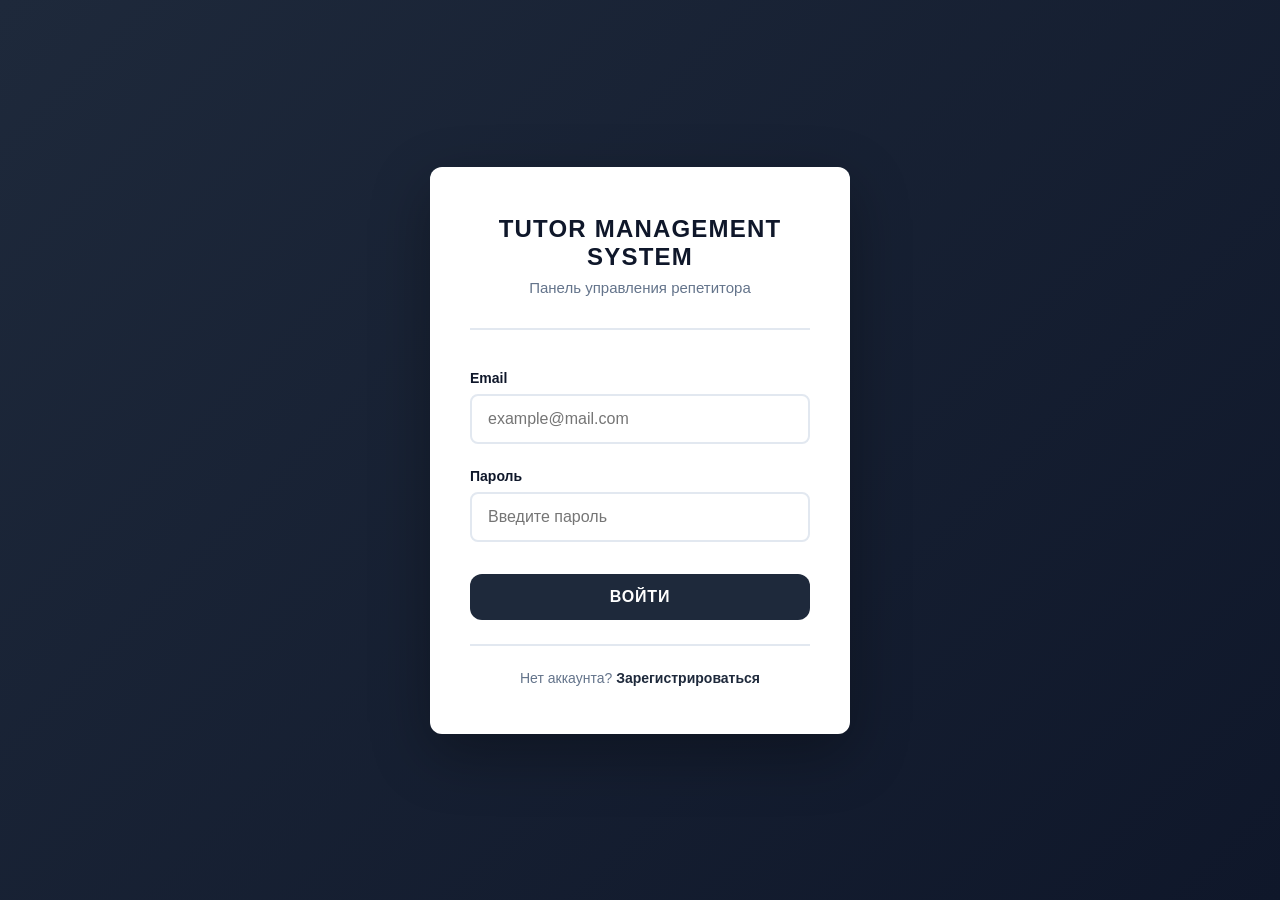
<file: templates/login.html>
<!DOCTYPE html>
<html lang="ru">
<head>
    <meta charset="UTF-8">
    <meta name="viewport" content="width=device-width, initial-scale=1.0">
    <title>Вход - Tutor System</title>
    <style>
        * {
            margin: 0;
            padding: 0;
            box-sizing: border-box;
        }

        body {
            font-family: -apple-system, BlinkMacSystemFont, 'Segoe UI', Roboto, sans-serif;
            background: linear-gradient(135deg, #1e293b 0%, #0f172a 100%);
            min-height: 100vh;
            display: flex;
            align-items: center;
            justify-content: center;
            padding: 2rem;
        }

        .login-container {
            background: white;
            border-radius: 0.75rem;
            box-shadow: 0 20px 60px rgba(0, 0, 0, 0.3);
            width: 100%;
            max-width: 420px;
            padding: 3rem 2.5rem;
        }

        .login-header {
            text-align: center;
            margin-bottom: 2.5rem;
            padding-bottom: 2rem;
            border-bottom: 2px solid #e2e8f0;
        }

        .login-title {
            font-size: 1.5rem;
            font-weight: 700;
            color: #0f172a;
            margin-bottom: 0.5rem;
            text-transform: uppercase;
            letter-spacing: 0.05em;
        }

        .login-subtitle {
            color: #64748b;
            font-size: 0.9375rem;
        }

        .login-form {
            display: flex;
            flex-direction: column;
            gap: 1.5rem;
        }

        .form-group {
            display: flex;
            flex-direction: column;
            gap: 0.5rem;
        }

        .form-label {
            font-weight: 600;
            color: #0f172a;
            font-size: 0.875rem;
        }

        .form-input {
            padding: 0.875rem 1rem;
            border: 2px solid #e2e8f0;
            border-radius: 0.5rem;
            font-size: 1rem;
            transition: all 0.2s;
            background: white;
        }

        .form-input:focus {
            outline: none;
            border-color: #1e293b;
            box-shadow: 0 0 0 3px rgba(30, 41, 59, 0.1);
        }

        .btn-login {
            padding: 0.875rem;
            background: #1e293b;
            color: white;
            border: none;
            border-radius: 0.75rem;
            font-weight: 700;
            font-size: 1rem;
            cursor: pointer;
            transition: all 0.2s;
            margin-top: 0.5rem;
            text-transform: uppercase;
            letter-spacing: 0.05em;
        }

        .btn-login:hover {
            background: #0f172a;
            box-shadow: 0 4px 12px rgba(30, 41, 59, 0.3);
        }

        .btn-login:active {
            transform: translateY(0);
        }

        .error-message {
            background: #fee2e2;
            color: #991b1b;
            padding: 0.875rem 1rem;
            border-radius: 0.5rem;
            font-size: 0.875rem;
            border-left: 4px solid #dc2626;
            display: none;
        }

        .error-message.show {
            display: block;
        }

        .register-link {
            text-align: center;
            margin-top: 1.5rem;
            padding-top: 1.5rem;
            border-top: 2px solid #e2e8f0;
            color: #64748b;
            font-size: 0.875rem;
        }

        .register-link a {
            color: #1e293b;
            font-weight: 600;
            text-decoration: none;
            transition: color 0.2s;
        }

        .register-link a:hover {
            color: #0f172a;
            text-decoration: underline;
        }
    </style>
</head>
<body>
    <div class="login-container">
        <div class="login-header">
            <h1 class="login-title">Tutor Management System</h1>
            <p class="login-subtitle">Панель управления репетитора</p>
        </div>

        <div id="errorMessage" class="error-message"></div>

        <form id="loginForm" class="login-form">
            <div class="form-group">
                <label class="form-label">Email</label>
                <input 
                    type="email" 
                    id="email" 
                    class="form-input" 
                    placeholder="example@mail.com"
                    required
                    autocomplete="email"
                >
            </div>

            <div class="form-group">
                <label class="form-label">Пароль</label>
                <input 
                    type="password" 
                    id="password" 
                    class="form-input" 
                    placeholder="Введите пароль"
                    required
                    autocomplete="current-password"
                >
            </div>

            <button type="submit" class="btn-login">
                Войти
            </button>
        </form>

        <div class="register-link">
            Нет аккаунта? <a href="/register">Зарегистрироваться</a>
        </div>
    </div>

    <script>
        const form = document.getElementById('loginForm');
        const errorMessage = document.getElementById('errorMessage');

        form.addEventListener('submit', async (e) => {
            e.preventDefault();
            
            const email = document.getElementById('email').value.trim();
            const password = document.getElementById('password').value;
            
            try {
                const response = await fetch('/api/auth/login', {
                    method: 'POST',
                    headers: {
                        'Content-Type': 'application/json'
                    },
                    body: JSON.stringify({ email, password })
                });

                const data = await response.json();

                if (response.ok) {
                    localStorage.setItem('auth_token', data.token);
                    window.location.href = '/';
                } else {
                    showError(data.detail || 'Неверный email или пароль');
                }
            } catch (error) {
                showError('Ошибка подключения к серверу');
            }
        });

        function showError(message) {
            errorMessage.textContent = message;
            errorMessage.classList.add('show');
            
            setTimeout(() => {
                errorMessage.classList.remove('show');
            }, 3000);
        }
    </script>
</body>
</html>
</file>
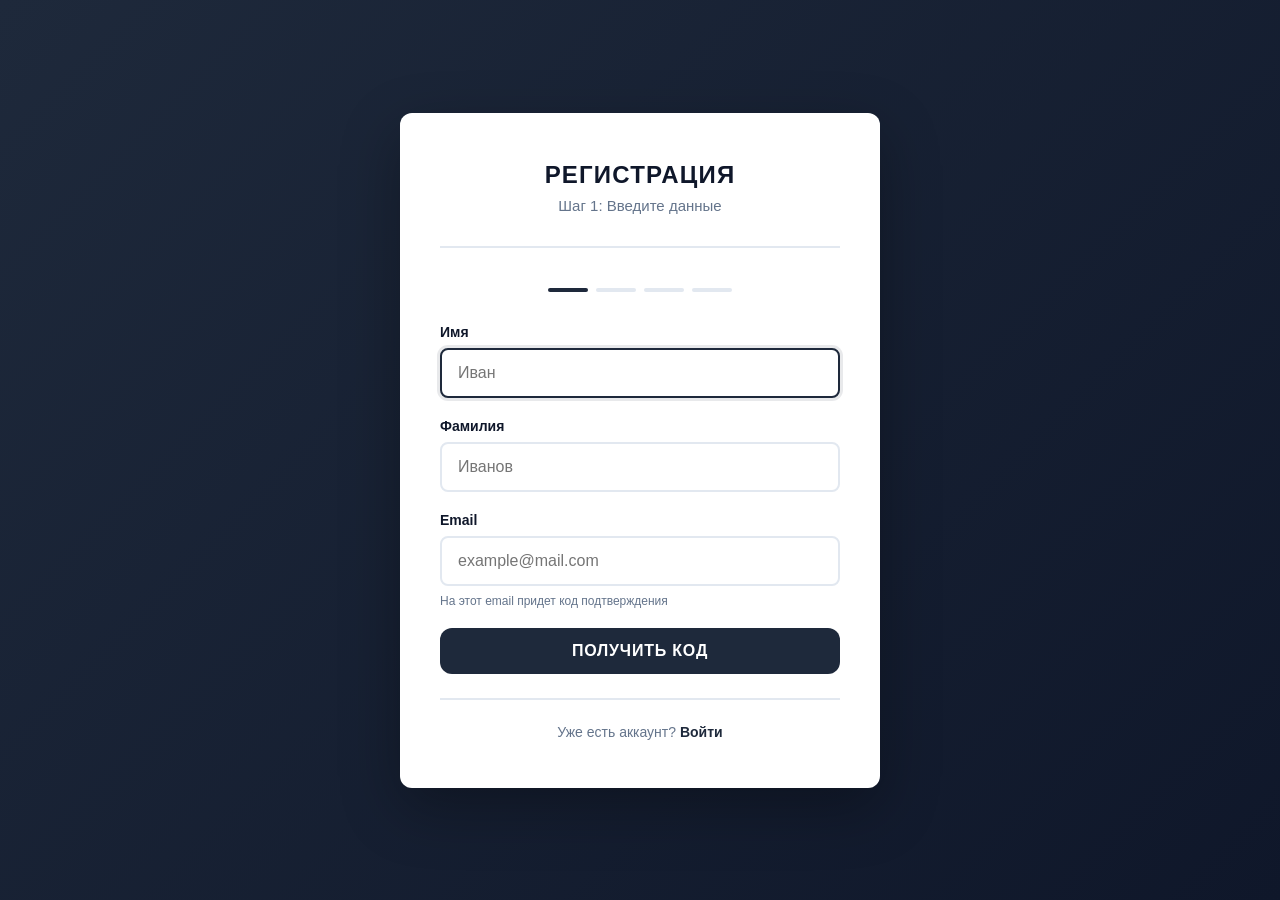
<file: templates/register.html>
<!DOCTYPE html>
<html lang="ru">
<head>
    <meta charset="UTF-8">
    <meta name="viewport" content="width=device-width, initial-scale=1.0">
    <title>Регистрация - Tutor System</title>
    <style>
        * {
            margin: 0;
            padding: 0;
            box-sizing: border-box;
        }

        body {
            font-family: -apple-system, BlinkMacSystemFont, 'Segoe UI', Roboto, sans-serif;
            background: linear-gradient(135deg, #1e293b 0%, #0f172a 100%);
            min-height: 100vh;
            display: flex;
            align-items: center;
            justify-content: center;
            padding: 2rem;
        }

        .register-container {
            background: white;
            border-radius: 0.75rem;
            box-shadow: 0 20px 60px rgba(0, 0, 0, 0.3);
            width: 100%;
            max-width: 480px;
            padding: 3rem 2.5rem;
        }

        .register-header {
            text-align: center;
            margin-bottom: 2.5rem;
            padding-bottom: 2rem;
            border-bottom: 2px solid #e2e8f0;
        }

        .register-title {
            font-size: 1.5rem;
            font-weight: 700;
            color: #0f172a;
            margin-bottom: 0.5rem;
            text-transform: uppercase;
            letter-spacing: 0.05em;
        }

        .register-subtitle {
            color: #64748b;
            font-size: 0.9375rem;
        }

        .step-indicator {
            display: flex;
            justify-content: center;
            gap: 0.5rem;
            margin-bottom: 2rem;
        }

        .step {
            width: 2.5rem;
            height: 0.25rem;
            background: #e2e8f0;
            border-radius: 0.125rem;
            transition: background 0.3s;
        }

        .step.active {
            background: #1e293b;
        }

        .register-form {
            display: flex;
            flex-direction: column;
            gap: 1.25rem;
        }

        .form-step {
            display: none;
        }

        .form-step.active {
            display: flex;
            flex-direction: column;
            gap: 1.25rem;
        }

        .form-group {
            display: flex;
            flex-direction: column;
            gap: 0.5rem;
        }

        .form-label {
            font-weight: 600;
            color: #0f172a;
            font-size: 0.875rem;
        }

        .form-input {
            padding: 0.875rem 1rem;
            border: 2px solid #e2e8f0;
            border-radius: 0.5rem;
            font-size: 1rem;
            transition: all 0.2s;
            background: white;
        }

        .form-input:focus {
            outline: none;
            border-color: #1e293b;
            box-shadow: 0 0 0 3px rgba(30, 41, 59, 0.1);
        }

        .form-hint {
            font-size: 0.75rem;
            color: #64748b;
        }

        .code-input-group {
            display: flex;
            gap: 0.75rem;
            justify-content: center;
        }

        .code-digit {
            width: 3.5rem;
            height: 3.5rem;
            text-align: center;
            font-size: 1.5rem;
            font-weight: 700;
            border: 2px solid #e2e8f0;
            border-radius: 0.5rem;
            transition: all 0.2s;
        }

        .code-digit:focus {
            outline: none;
            border-color: #1e293b;
            box-shadow: 0 0 0 3px rgba(30, 41, 59, 0.1);
        }

        .btn {
            padding: 0.875rem;
            border: none;
            border-radius: 0.75rem;
            font-weight: 700;
            font-size: 1rem;
            cursor: pointer;
            transition: all 0.2s;
            text-transform: uppercase;
            letter-spacing: 0.05em;
        }

        .btn-primary {
            background: #1e293b;
            color: white;
        }

        .btn-primary:hover {
            background: #0f172a;
            box-shadow: 0 4px 12px rgba(30, 41, 59, 0.3);
        }

        .btn-primary:disabled {
            background: #94a3b8;
            cursor: not-allowed;
        }

        .btn-secondary {
            background: transparent;
            color: #1e293b;
            border: 2px solid #e2e8f0;
        }

        .btn-secondary:hover {
            background: #f8fafc;
        }

        .error-message, .success-message, .info-message {
            padding: 0.875rem 1rem;
            border-radius: 0.5rem;
            font-size: 0.875rem;
            display: none;
        }

        .error-message {
            background: #fee2e2;
            color: #991b1b;
            border-left: 4px solid #dc2626;
        }

        .success-message {
            background: #d1fae5;
            color: #065f46;
            border-left: 4px solid #10b981;
        }

        .info-message {
            background: #dbeafe;
            color: #1e40af;
            border-left: 4px solid #3b82f6;
        }

        .error-message.show, .success-message.show, .info-message.show {
            display: block;
        }

        .login-link {
            text-align: center;
            margin-top: 1.5rem;
            padding-top: 1.5rem;
            border-top: 2px solid #e2e8f0;
            color: #64748b;
            font-size: 0.875rem;
        }

        .login-link a {
            color: #1e293b;
            font-weight: 600;
            text-decoration: none;
        }

        .login-link a:hover {
            text-decoration: underline;
        }

        .resend-code {
            text-align: center;
            margin-top: 1rem;
            font-size: 0.875rem;
            color: #64748b;
        }

        .resend-link {
            color: #1e293b;
            font-weight: 600;
            cursor: pointer;
            text-decoration: none;
        }

        .resend-link:hover {
            text-decoration: underline;
        }

        .resend-link.disabled {
            color: #94a3b8;
            cursor: not-allowed;
        }

        .timer {
            color: #64748b;
            font-size: 0.875rem;
            text-align: center;
            margin-top: 0.5rem;
        }
    </style>
</head>
<body>
    <div class="register-container">
        <div class="register-header">
            <h1 class="register-title">Регистрация</h1>
            <p class="register-subtitle" id="stepSubtitle">Шаг 1: Введите данные</p>
        </div>

        <div class="step-indicator">
            <div class="step active" id="stepBar1"></div>
            <div class="step" id="stepBar2"></div>
            <div class="step" id="stepBar3"></div>
            <div class="step" id="stepBar4"></div>
        </div>

        <div id="errorMessage" class="error-message"></div>
        <div id="successMessage" class="success-message"></div>
        <div id="infoMessage" class="info-message"></div>

        <form id="registerForm" class="register-form">
            <!-- Шаг 1: Ввод данных -->
            <div class="form-step active" id="step1">
                <div class="form-group">
                    <label class="form-label">Имя</label>
                    <input 
                        type="text" 
                        id="name" 
                        class="form-input" 
                        placeholder="Иван"
                        required
                    >
                </div>

                <div class="form-group">
                    <label class="form-label">Фамилия</label>
                    <input 
                        type="text" 
                        id="surname" 
                        class="form-input" 
                        placeholder="Иванов"
                        required
                    >
                </div>

                <div class="form-group">
                    <label class="form-label">Email</label>
                    <input 
                        type="email" 
                        id="email" 
                        class="form-input" 
                        placeholder="example@mail.com"
                        required
                    >
                    <span class="form-hint">На этот email придет код подтверждения</span>
                </div>

                <button type="button" class="btn btn-primary" id="sendCodeBtn">
                    Получить код
                </button>
            </div>

            <!-- Шаг 2: Ввод кода -->
            <div class="form-step" id="step2">
                <div class="form-group">
                    <label class="form-label" style="text-align: center;">Введите код из email</label>
                    <div class="code-input-group">
                        <input type="text" maxlength="1" class="code-digit" id="code1" autocomplete="off">
                        <input type="text" maxlength="1" class="code-digit" id="code2" autocomplete="off">
                        <input type="text" maxlength="1" class="code-digit" id="code3" autocomplete="off">
                        <input type="text" maxlength="1" class="code-digit" id="code4" autocomplete="off">
                    </div>
                    <span class="form-hint" style="text-align: center;">Код отправлен на <span id="emailDisplay"></span></span>
                </div>

                <div class="resend-code">
                    <span class="resend-link" id="resendLink">Отправить код повторно</span>
                    <div class="timer" id="timer"></div>
                </div>

                <button type="button" class="btn btn-primary" id="verifyCodeBtn">
                    Продолжить
                </button>
                <button type="button" class="btn btn-secondary" id="backToStep1">
                    Назад
                </button>
            </div>

            <!-- Шаг 3: Создание пароля -->
            <div class="form-step" id="step3">
                <div class="form-group">
                    <label class="form-label">Создайте пароль</label>
                    <input 
                        type="password" 
                        id="password" 
                        class="form-input" 
                        placeholder="Минимум 6 символов"
                        required
                        minlength="6"
                    >
                </div>

                <div class="form-group">
                    <label class="form-label">Подтвердите пароль</label>
                    <input 
                        type="password" 
                        id="confirmPassword" 
                        class="form-input" 
                        placeholder="Повторите пароль"
                        required
                    >
                </div>

                <button type="button" class="btn btn-primary" id="continueToStep4">
                    Продолжить
                </button>
                <button type="button" class="btn btn-secondary" id="backToStep2">
                    Назад
                </button>
            </div>

            <!-- Шаг 4: Привязка Telegram -->
            <div class="form-step" id="step4">
                <div class="form-group">
                    <label class="form-label" style="text-align: center;">Привяжите Telegram</label>
                    <p style="text-align: center; color: #64748b; margin-bottom: 1.5rem;">
                        Для работы с системой необходимо привязать ваш Telegram аккаунт
                    </p>
                    
                    <div style="text-align: center; margin: 2rem 0;">
                        <a id="bindTelegramLinkReg" href="#" target="_blank" class="btn btn-primary" style="display: inline-block; text-decoration: none;">
                            Открыть Telegram бота
                        </a>
                    </div>
                    
                    <div id="bindingStatus" style="text-align: center; margin-top: 1.5rem; color: #64748b;">
                        Ожидание привязки...
                    </div>
                </div>

                <button type="button" class="btn btn-secondary" id="backToStep3">
                    Назад
                </button>
            </div>
        </form>

        <div class="login-link">
            Уже есть аккаунт? <a href="/login">Войти</a>
        </div>
    </div>

    <script>
        let currentStep = 1;
        let userData = {};
        let resendTimer = null;
        let resendSeconds = 0;
        let bindingCheckInterval = null;

        // Элементы
        const steps = {
            1: document.getElementById('step1'),
            2: document.getElementById('step2'),
            3: document.getElementById('step3'),
            4: document.getElementById('step4')
        };
        const stepBars = {
            1: document.getElementById('stepBar1'),
            2: document.getElementById('stepBar2'),
            3: document.getElementById('stepBar3'),
            4: document.getElementById('stepBar4')
        };
        const stepSubtitle = document.getElementById('stepSubtitle');
        const errorMessage = document.getElementById('errorMessage');
        const successMessage = document.getElementById('successMessage');
        const infoMessage = document.getElementById('infoMessage');

        // Кнопки
        const sendCodeBtn = document.getElementById('sendCodeBtn');
        const verifyCodeBtn = document.getElementById('verifyCodeBtn');
        const continueToStep4 = document.getElementById('continueToStep4');
        const backToStep1 = document.getElementById('backToStep1');
        const backToStep2 = document.getElementById('backToStep2');
        const backToStep3 = document.getElementById('backToStep3');
        const resendLink = document.getElementById('resendLink');

        // Поля кода
        const codeInputs = [
            document.getElementById('code1'),
            document.getElementById('code2'),
            document.getElementById('code3'),
            document.getElementById('code4')
        ];

        // Автофокус и переход между полями кода
        codeInputs.forEach((input, index) => {
            input.addEventListener('input', (e) => {
                if (e.target.value.length === 1 && index < 3) {
                    codeInputs[index + 1].focus();
                }
            });

            input.addEventListener('keydown', (e) => {
                if (e.key === 'Backspace' && !e.target.value && index > 0) {
                    codeInputs[index - 1].focus();
                }
            });
        });

        // Шаг 1: Отправка кода
        sendCodeBtn.addEventListener('click', async () => {
            const name = document.getElementById('name').value.trim();
            const surname = document.getElementById('surname').value.trim();
            const email = document.getElementById('email').value.trim();

            if (!name || !surname || !email) {
                showError('Заполните все поля');
                return;
            }

            sendCodeBtn.disabled = true;
            sendCodeBtn.textContent = 'Отправка...';

            try {
                const response = await fetch('/api/auth/register/send-code', {
                    method: 'POST',
                    headers: { 'Content-Type': 'application/json' },
                    body: JSON.stringify({ name: `${name} ${surname}`, email })
                });

                const data = await response.json();

                if (response.ok) {
                    userData = { name: `${name} ${surname}`, email };
                    document.getElementById('emailDisplay').textContent = email;
                    goToStep(2);
                    showInfo('Код отправлен на ваш email');
                    startResendTimer(60);
                } else {
                    showError(data.detail || 'Ошибка отправки кода');
                }
            } catch (error) {
                showError('Ошибка подключения к серверу');
            } finally {
                sendCodeBtn.disabled = false;
                sendCodeBtn.textContent = 'Получить код';
            }
        });

        // Шаг 2: Проверка кода
        verifyCodeBtn.addEventListener('click', async () => {
            const code = codeInputs.map(input => input.value).join('');

            if (code.length !== 4) {
                showError('Введите 4-значный код');
                return;
            }

            // Проверяем код на сервере
            verifyCodeBtn.disabled = true;
            verifyCodeBtn.textContent = 'Проверка...';

            try {
                const response = await fetch('/api/auth/verify-code', {
                    method: 'POST',
                    headers: { 'Content-Type': 'application/json' },
                    body: JSON.stringify({ 
                        email: userData.email, 
                        code: code 
                    })
                });

                const data = await response.json();

                if (response.ok) {
                    userData.code = code;
                    goToStep(3);
                    showInfo('Код подтвержден! Создайте пароль');
                } else {
                    showError(data.detail || 'Неверный код');
                    // Очищаем поля кода
                    codeInputs.forEach(input => input.value = '');
                    codeInputs[0].focus();
                }
            } catch (error) {
                showError('Ошибка подключения к серверу');
            } finally {
                verifyCodeBtn.disabled = false;
                verifyCodeBtn.textContent = 'Продолжить';
            }
        });

        // Шаг 3: Завершение регистрации
        continueToStep4.addEventListener('click', async () => {
            const password = document.getElementById('password').value;
            const confirmPassword = document.getElementById('confirmPassword').value;

            if (password !== confirmPassword) {
                showError('Пароли не совпадают');
                return;
            }

            if (password.length < 6) {
                showError('Пароль должен содержать минимум 6 символов');
                return;
            }

            continueToStep4.disabled = true;
            continueToStep4.textContent = 'Регистрация...';

            try {
                const response = await fetch('/api/auth/register/verify', {
                    method: 'POST',
                    headers: { 'Content-Type': 'application/json' },
                    body: JSON.stringify({
                        email: userData.email,
                        code: userData.code,
                        password: password,
                        name: userData.name
                    })
                });

                const data = await response.json();

                if (response.ok) {
                    userData.token = data.token;
                    userData.bind_token = data.bind_token;
                    
                    // Переходим к шагу 4 - привязка Telegram
                    goToStep(4);
                    showInfo('Теперь привяжите Telegram для завершения регистрации');
                    
                    // Получаем имя бота и устанавливаем ссылку
                    try {
                        const botResponse = await fetch('/api/bot-info');
                        const botData = await botResponse.json();
                        const botUsername = botData.bot_username || 'EnglishArmina_bot';
                        const bindUrl = `https://t.me/${botUsername}?start=BIND_${data.bind_token}`;
                        document.getElementById('bindTelegramLinkReg').href = bindUrl;
                    } catch (error) {
                        // Fallback если не удалось получить имя бота
                        const bindUrl = `https://t.me/EnglishArmina_bot?start=BIND_${data.bind_token}`;
                        document.getElementById('bindTelegramLinkReg').href = bindUrl;
                    }
                    
                    // Начинаем проверять привязку
                    startBindingCheck();
                } else {
                    showError(data.detail || 'Ошибка регистрации');
                    continueToStep4.disabled = false;
                    continueToStep4.textContent = 'Продолжить';
                }
            } catch (error) {
                showError('Ошибка подключения к серверу');
                continueToStep4.disabled = false;
                continueToStep4.textContent = 'Продолжить';
            }
        });

        // Повторная отправка кода
        resendLink.addEventListener('click', async () => {
            if (resendLink.classList.contains('disabled')) return;

            try {
                const response = await fetch('/api/auth/register/send-code', {
                    method: 'POST',
                    headers: { 'Content-Type': 'application/json' },
                    body: JSON.stringify({ name: userData.name, email: userData.email })
                });

                if (response.ok) {
                    showInfo('Код отправлен повторно');
                    codeInputs.forEach(input => input.value = '');
                    codeInputs[0].focus();
                    startResendTimer(60);
                } else {
                    showError('Ошибка отправки кода');
                }
            } catch (error) {
                showError('Ошибка подключения к серверу');
            }
        });

        // Навигация
        backToStep1.addEventListener('click', () => goToStep(1));
        backToStep2.addEventListener('click', () => goToStep(2));
        backToStep3.addEventListener('click', () => {
            // Останавливаем проверку привязки
            if (bindingCheckInterval) {
                clearInterval(bindingCheckInterval);
                bindingCheckInterval = null;
            }
            goToStep(3);
        });

        function goToStep(step) {
            // Скрываем все шаги
            Object.values(steps).forEach(s => s.classList.remove('active'));
            Object.values(stepBars).forEach(s => s.classList.remove('active'));

            // Показываем нужный шаг
            steps[step].classList.add('active');
            for (let i = 1; i <= step; i++) {
                stepBars[i].classList.add('active');
            }

            // Обновляем подзаголовок
            const subtitles = {
                1: 'Шаг 1: Введите данные',
                2: 'Шаг 2: Подтвердите email',
                3: 'Шаг 3: Создайте пароль',
                4: 'Шаг 4: Привязка Telegram'
            };
            stepSubtitle.textContent = subtitles[step];

            currentStep = step;

            // Фокус на первое поле
            if (step === 1) {
                document.getElementById('name').focus();
            } else if (step === 2) {
                codeInputs[0].focus();
            } else if (step === 3) {
                document.getElementById('password').focus();
            }
        }

        // Проверка привязки Telegram
        function startBindingCheck() {
            const statusDiv = document.getElementById('bindingStatus');
            
            bindingCheckInterval = setInterval(async () => {
                try {
                    const response = await fetch('/api/telegram/status', {
                        headers: {
                            'Authorization': `Bearer ${userData.token}`
                        }
                    });
                    
                    const data = await response.json();
                    
                    if (data.telegram_bound) {
                        // Привязка успешна!
                        clearInterval(bindingCheckInterval);
                        bindingCheckInterval = null;
                        
                        statusDiv.innerHTML = '<span style="color: #10b981; font-weight: 600;">✓ Telegram успешно привязан!</span>';
                        
                        showSuccess('Регистрация завершена! Перенаправление...');
                        
                        // Сохраняем токен и перенаправляем
                        localStorage.setItem('auth_token', userData.token);
                        
                        setTimeout(() => {
                            window.location.href = '/';
                        }, 1500);
                    }
                } catch (error) {
                    console.error('Error checking binding:', error);
                }
            }, 2000); // Проверяем каждые 2 секунды
        }

        function startResendTimer(seconds) {
            resendSeconds = seconds;
            resendLink.classList.add('disabled');
            updateTimer();

            resendTimer = setInterval(() => {
                resendSeconds--;
                if (resendSeconds <= 0) {
                    clearInterval(resendTimer);
                    resendLink.classList.remove('disabled');
                    document.getElementById('timer').textContent = '';
                } else {
                    updateTimer();
                }
            }, 1000);
        }

        function updateTimer() {
            document.getElementById('timer').textContent = `Повторная отправка через ${resendSeconds} сек`;
        }

        function showError(message) {
            errorMessage.textContent = message;
            errorMessage.classList.add('show');
            successMessage.classList.remove('show');
            infoMessage.classList.remove('show');
            setTimeout(() => errorMessage.classList.remove('show'), 5000);
        }

        function showSuccess(message) {
            successMessage.textContent = message;
            successMessage.classList.add('show');
            errorMessage.classList.remove('show');
            infoMessage.classList.remove('show');
        }

        function showInfo(message) {
            infoMessage.textContent = message;
            infoMessage.classList.add('show');
            errorMessage.classList.remove('show');
            successMessage.classList.remove('show');
            setTimeout(() => infoMessage.classList.remove('show'), 5000);
        }

        // Автофокус на первое поле
        document.getElementById('name').focus();
    </script>
</body>
</html>
</file>
